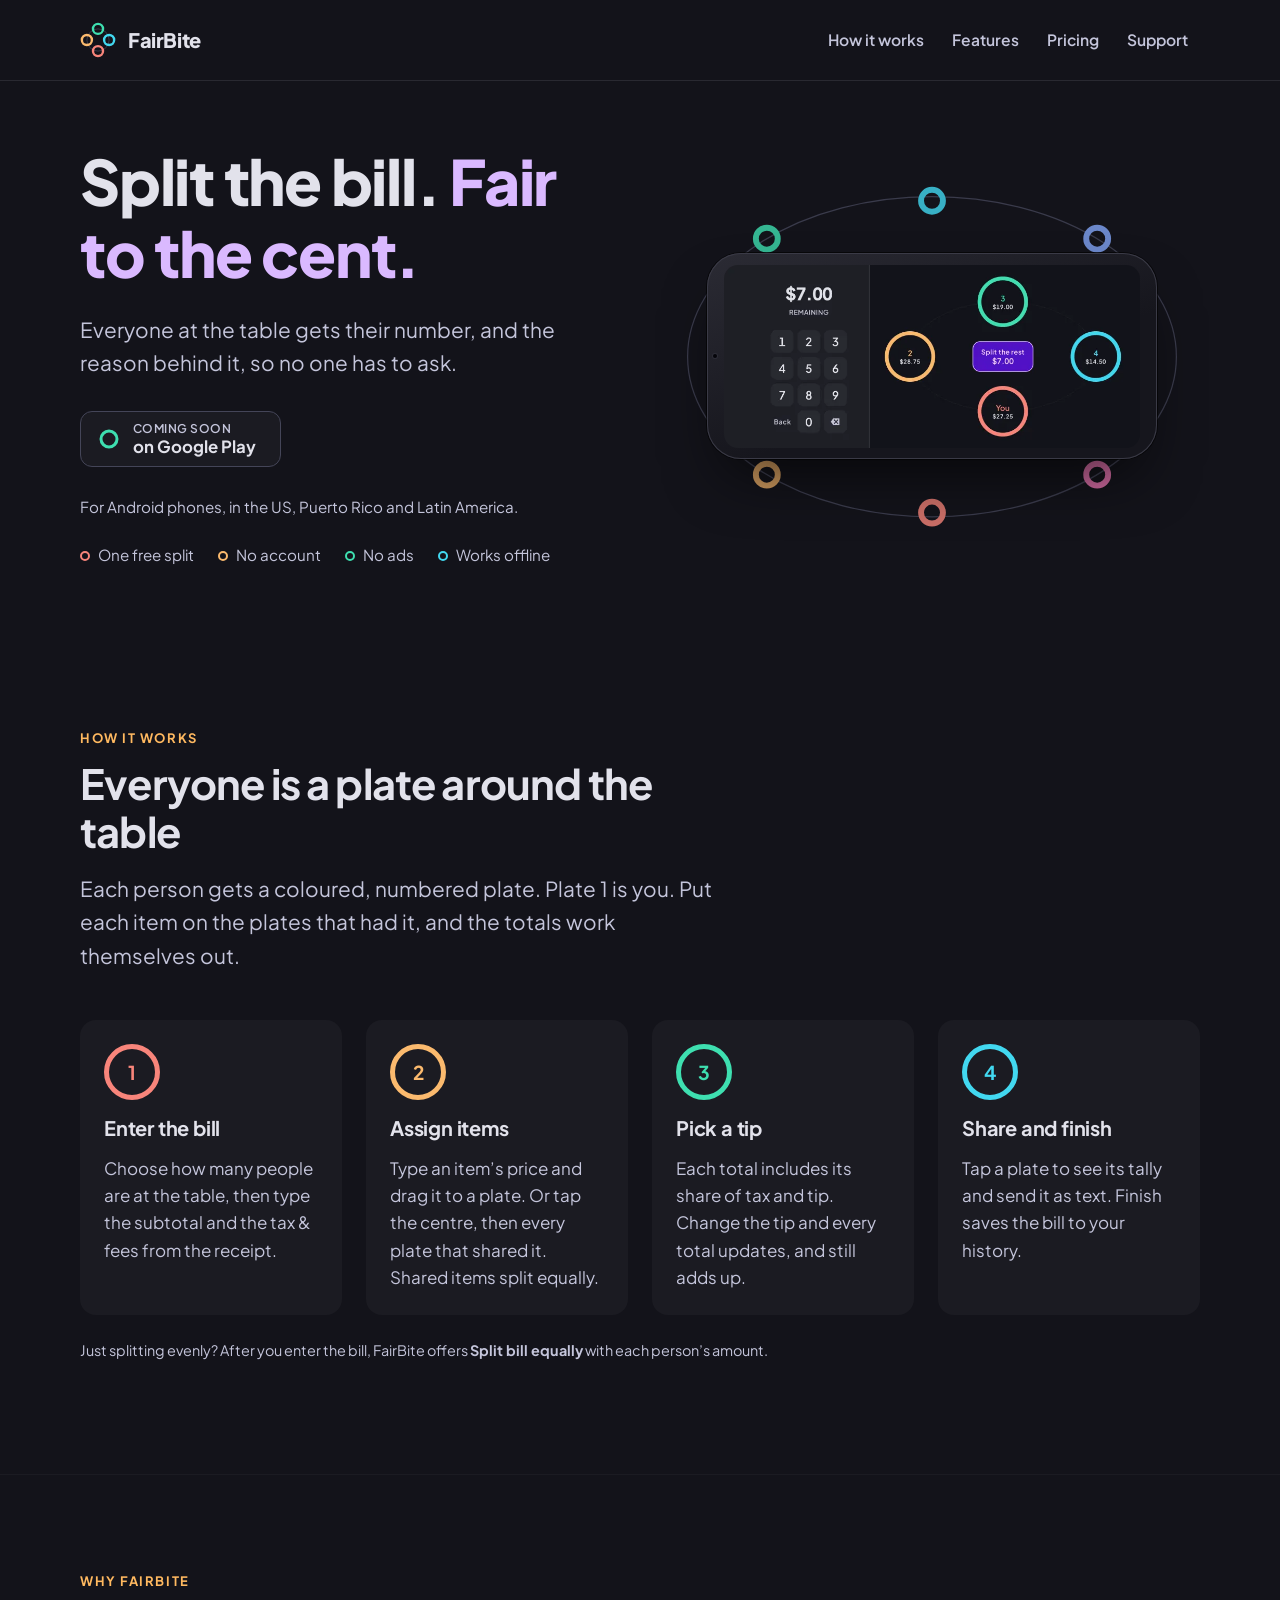
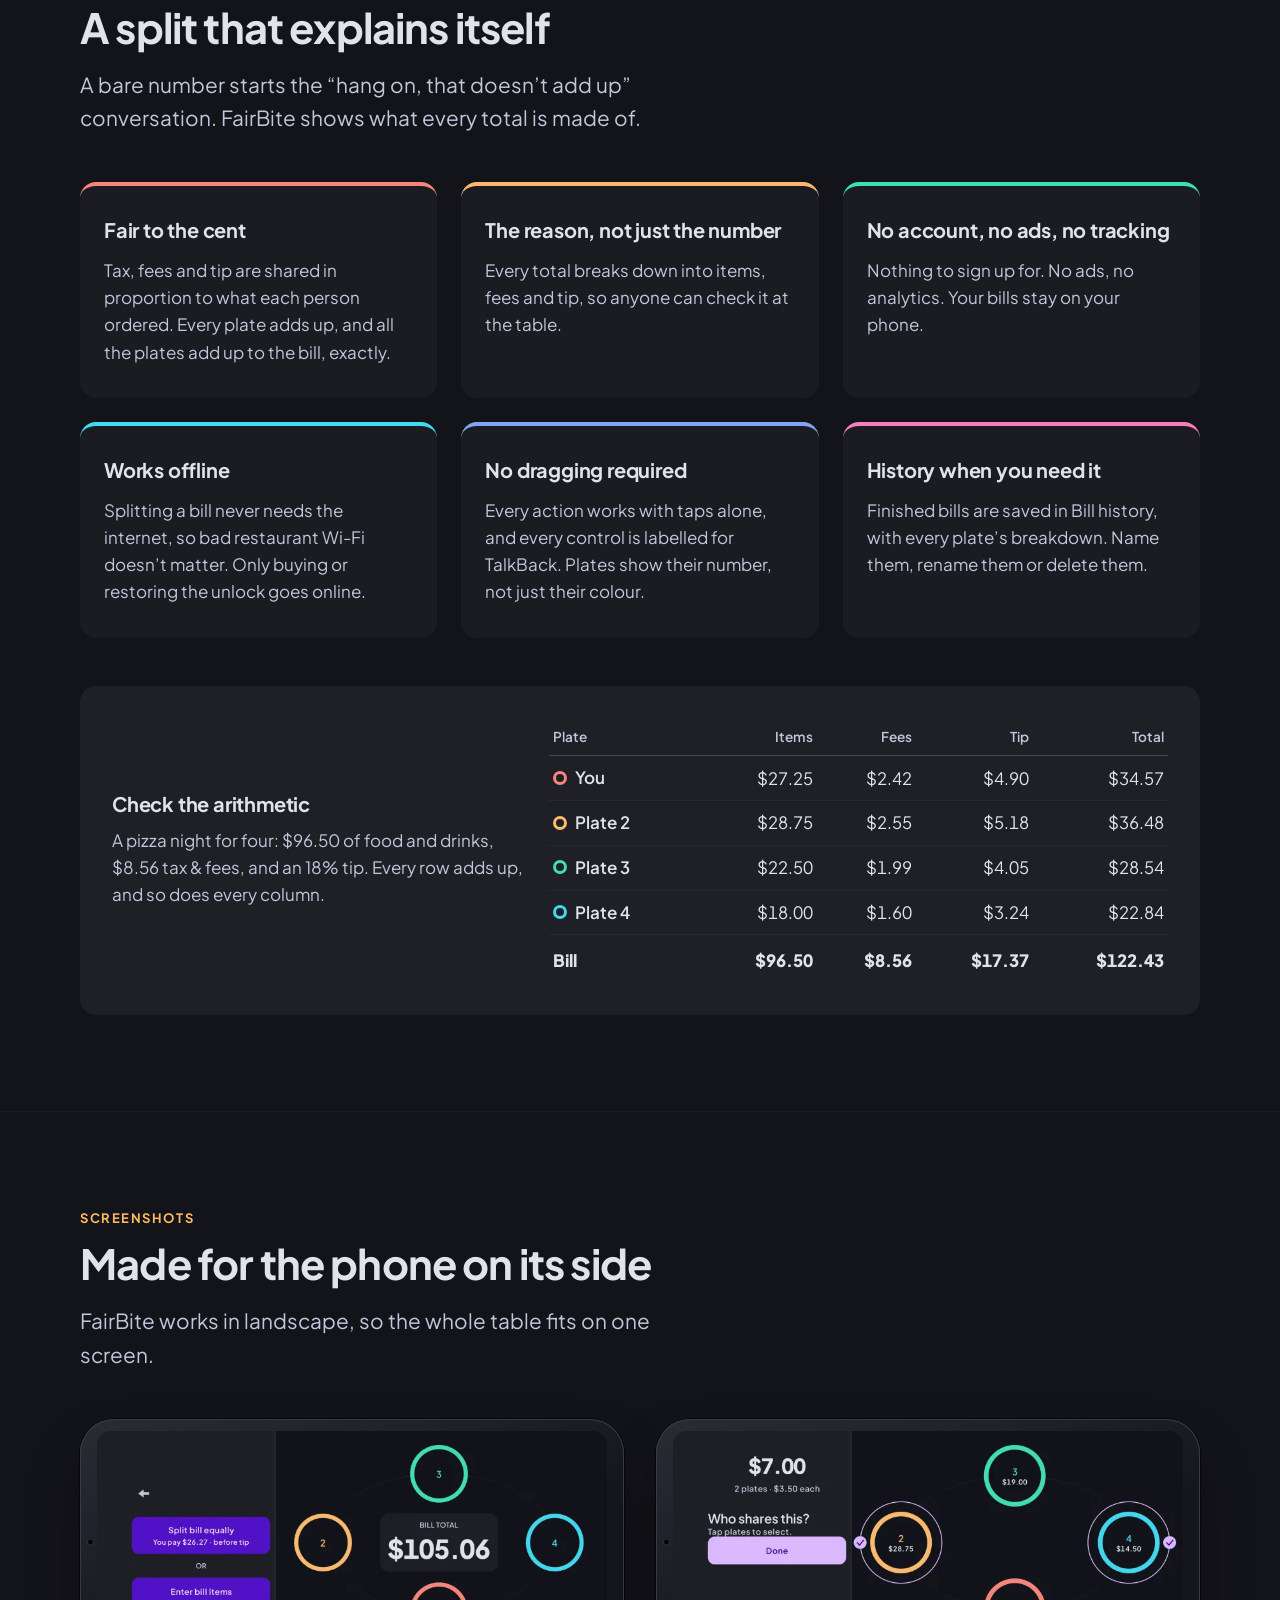
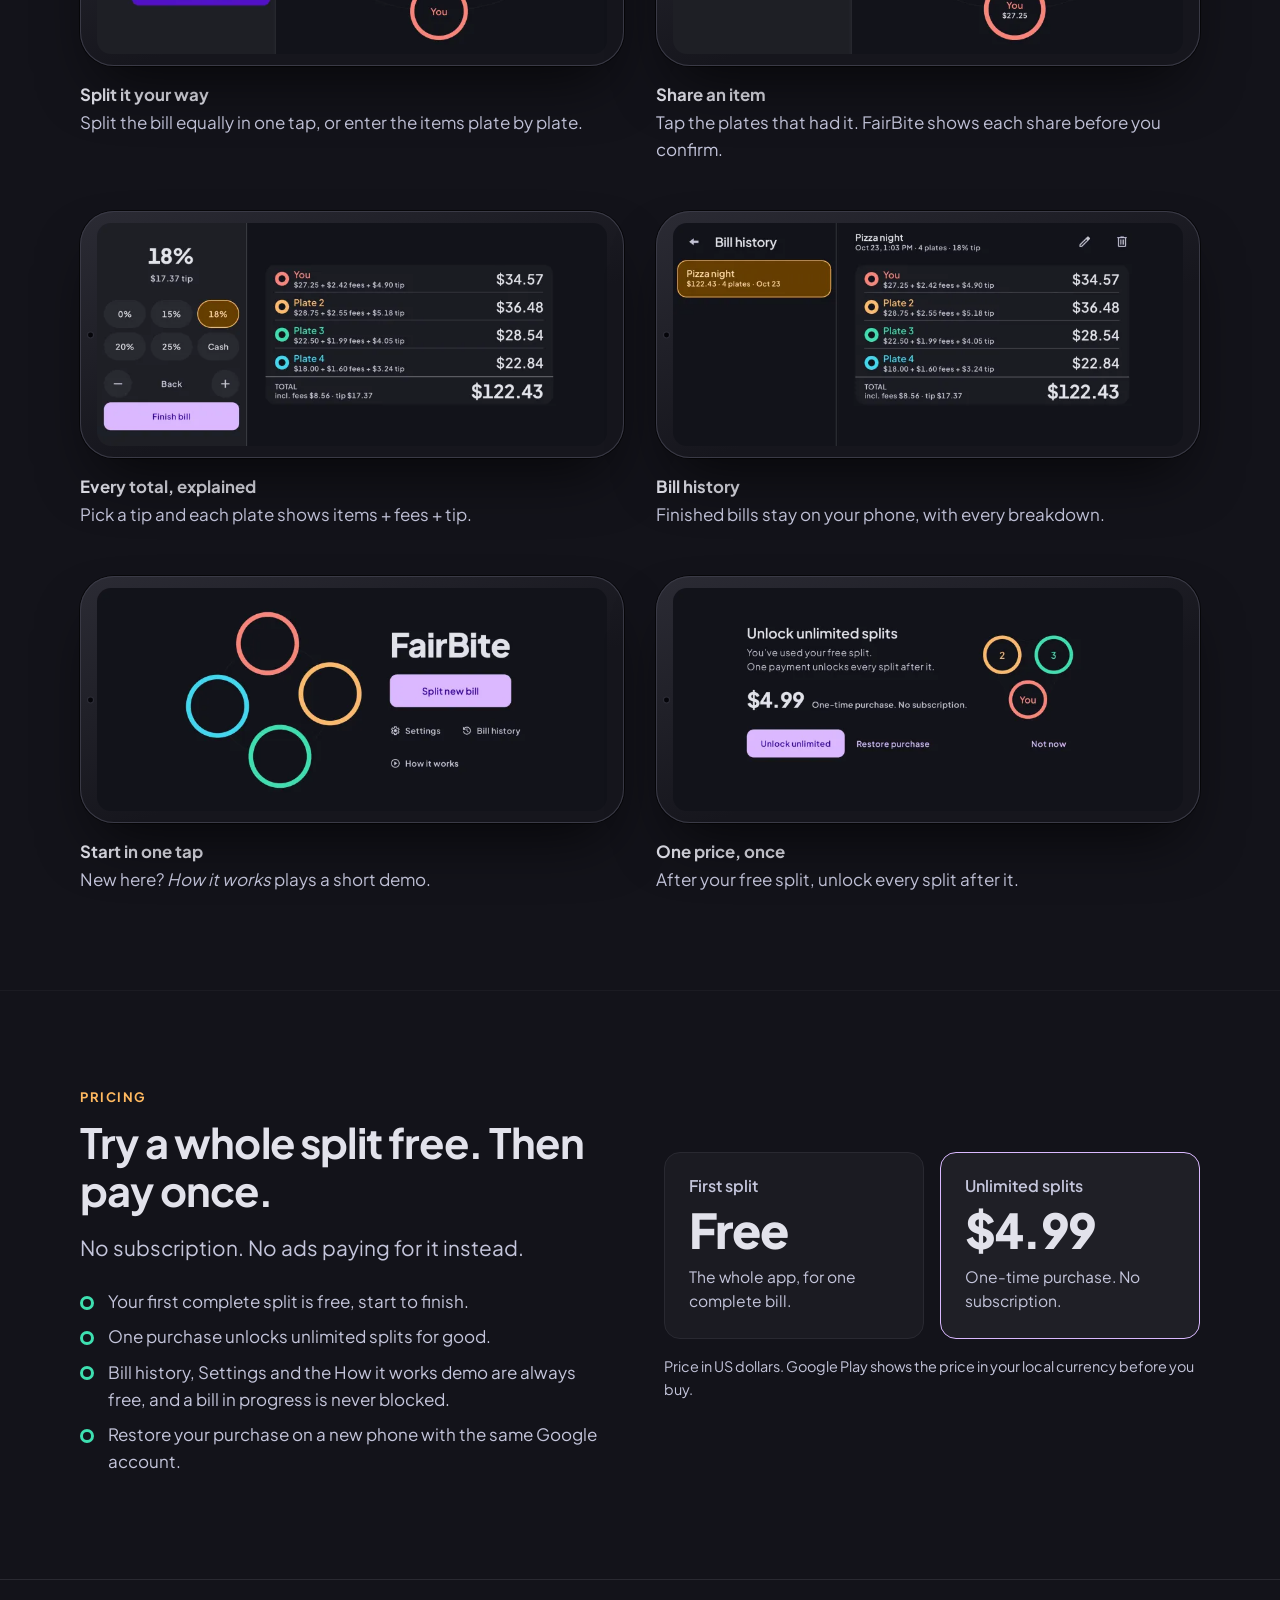
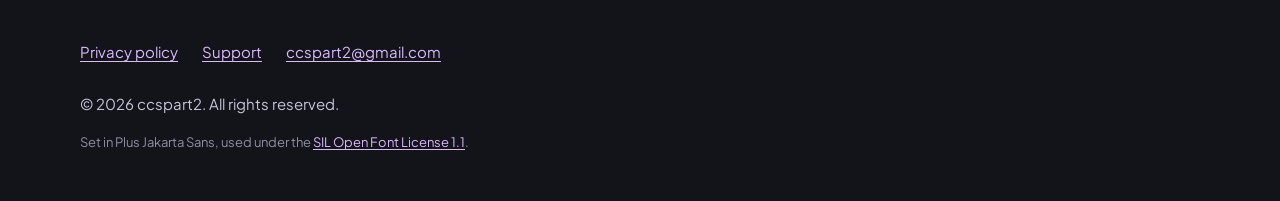
<file: index.html>
<!doctype html>
<html lang="en">
<head>
  <meta charset="utf-8">
  <meta name="viewport" content="width=device-width, initial-scale=1">
  <title>FairBite — split the bill, fair to the cent</title>
  <meta name="description" content="FairBite is an Android app that splits a restaurant bill fairly. Put each item on the right plates, and everyone gets their total, with tax and tip, adding up exactly to the cent. No account, no ads, works offline.">
  <meta name="theme-color" content="#13131A">
  <meta name="color-scheme" content="dark">
  <!-- SITE URL: absolute URLs below use the base https://ccspart2.github.io/fairbite-site/ — see README to change it. -->
  <link rel="canonical" href="https://ccspart2.github.io/fairbite-site/">
  <link rel="icon" href="favicon.svg" type="image/svg+xml">
  <link rel="icon" href="assets/img/favicon-32.png" sizes="32x32" type="image/png">
  <link rel="apple-touch-icon" href="assets/img/apple-touch-icon.png">
  <link rel="preload" href="fonts/plus-jakarta-sans.woff2" as="font" type="font/woff2" crossorigin>
  <link rel="stylesheet" href="assets/css/site.css">

  <meta property="og:type" content="website">
  <meta property="og:site_name" content="FairBite">
  <meta property="og:title" content="FairBite — split the bill, fair to the cent">
  <meta property="og:description" content="Put each item on the right plates. Everyone gets their total, with tax and tip, adding up exactly to the cent. No account, no ads, works offline.">
  <meta property="og:url" content="https://ccspart2.github.io/fairbite-site/">
  <meta property="og:image" content="https://ccspart2.github.io/fairbite-site/assets/img/og-image.png">
  <meta property="og:image:width" content="1200">
  <meta property="og:image:height" content="630">
  <meta property="og:image:alt" content="FairBite: four coloured plate rings around a table, with the words Split the bill, fair to the cent.">
  <meta property="og:locale" content="en_US">
  <meta name="twitter:card" content="summary_large_image">
  <meta name="twitter:title" content="FairBite — split the bill, fair to the cent">
  <meta name="twitter:description" content="Put each item on the right plates. Everyone gets their total, with tax and tip, adding up exactly to the cent.">
  <meta name="twitter:image" content="https://ccspart2.github.io/fairbite-site/assets/img/og-image.png">
  <meta name="twitter:image:alt" content="FairBite: four coloured plate rings around a table, with the words Split the bill, fair to the cent.">
</head>
<body>
  <a class="skip-link" href="#main">Skip to content</a>

  <header class="site-header">
    <div class="wrap">
      <a class="brand" href="./" aria-current="page">
        <img src="assets/img/logo.svg" alt="" width="36" height="36">
        FairBite
      </a>
      <nav class="site-nav" aria-label="Main">
        <ul>
          <li><a href="#how-it-works">How it works</a></li>
          <li><a href="#features">Features</a></li>
          <li><a href="#pricing">Pricing</a></li>
          <li><a href="support/">Support</a></li>
        </ul>
      </nav>
    </div>
  </header>

  <main id="main">

    <!-- ===== Hero ===== -->
    <section class="hero" aria-labelledby="hero-title">
      <div class="wrap hero-grid">
        <div>
          <h1 id="hero-title">Split the bill. <span class="accent">Fair to the cent.</span></h1>
          <p class="lead">Everyone at the table gets their number, and the reason behind it, so no one has to ask.</p>

          <div class="store" id="get">
            <!--
              ============================================================
              GOOGLE PLAY BADGE — the one place to switch on at launch.
              1. Delete the "coming soon" <p> element just below.
              2. Uncomment the <a class="store-badge"> block underneath it.
              3. Put the official badge file at assets/img/google-play-badge.png
                 (download it from Google's badge generator; do not redraw it).
              4. In the footer of every page, uncomment the Google Play
                 trademark line.
              See README.md → "Switching the Google Play badge on".
              ============================================================
            -->
            <p class="coming-soon" role="note">
              <svg viewBox="0 0 24 24" aria-hidden="true"><circle cx="12" cy="12" r="8" fill="none" stroke="#3EDFB0" stroke-width="3"/></svg>
              <span>
                <span class="small">Coming soon</span>
                <span class="big">on Google Play</span>
              </span>
            </p>
            <!--
            <a class="store-badge" href="https://play.google.com/store/apps/details?id=com.fairbite.app">
              <img src="assets/img/google-play-badge.png" alt="Get it on Google Play" width="215" height="64">
            </a>
            -->
            <p class="store-note">For Android phones, in the US, Puerto Rico and Latin America.</p>
          </div>

          <ul class="hero-facts">
            <li>One free split</li>
            <li>No account</li>
            <li>No ads</li>
            <li>Works offline</li>
          </ul>
        </div>

        <div class="hero-visual">
          <div class="hero-rings" aria-hidden="true">
            <svg viewBox="-12 -12 624 424" preserveAspectRatio="xMidYMid meet" overflow="visible">
              <g fill="none" stroke-width="7">
                <ellipse cx="300" cy="200" rx="290" ry="190" stroke="#444558" stroke-width="1.5"/>
                <circle cx="300" cy="385" r="13" stroke="#F8857B"/>
                <circle cx="104" cy="340" r="13" stroke="#FBBA6E"/>
                <circle cx="104" cy="60" r="13" stroke="#3EDFB0"/>
                <circle cx="300" cy="15" r="13" stroke="#42D8F0"/>
                <circle cx="496" cy="60" r="13" stroke="#81A4F6"/>
                <circle cx="496" cy="340" r="13" stroke="#F77DBC"/>
              </g>
            </svg>
          </div>
          <div class="device">
            <img src="assets/screenshots/canvas-800.webp"
                 srcset="assets/screenshots/canvas-800.webp 800w, assets/screenshots/canvas.webp 1600w"
                 sizes="(min-width: 900px) 600px, 92vw"
                 width="1600" height="701"
                 alt="FairBite's canvas in landscape: four coloured plates around a table, labelled You, 2, 3 and 4 with their running totals, and $7.00 remaining with a Split the rest button in the centre.">
          </div>
        </div>
      </div>
    </section>

    <!-- ===== How it works ===== -->
    <section class="section" id="how-it-works" aria-labelledby="how-title">
      <div class="wrap">
        <div class="section-intro">
          <span class="eyebrow">How it works</span>
          <h2 id="how-title">Everyone is a plate around the table</h2>
          <p class="lead">Each person gets a coloured, numbered plate. Plate 1 is you. Put each item on the plates that had it, and the totals work themselves out.</p>
        </div>
        <ol class="steps">
          <li class="step">
            <span class="ring" aria-hidden="true">1</span>
            <h3>Enter the bill</h3>
            <p>Choose how many people are at the table, then type the subtotal and the tax &amp; fees from the receipt.</p>
          </li>
          <li class="step">
            <span class="ring" aria-hidden="true">2</span>
            <h3>Assign items</h3>
            <p>Type an item’s price and drag it to a plate. Or tap the centre, then every plate that shared it. Shared items split equally.</p>
          </li>
          <li class="step">
            <span class="ring" aria-hidden="true">3</span>
            <h3>Pick a tip</h3>
            <p>Each total includes its share of tax and tip. Change the tip and every total updates, and still adds up.</p>
          </li>
          <li class="step">
            <span class="ring" aria-hidden="true">4</span>
            <h3>Share and finish</h3>
            <p>Tap a plate to see its tally and send it as text. Finish saves the bill to your history.</p>
          </li>
        </ol>
        <p class="fine">Just splitting evenly? After you enter the bill, FairBite offers <strong>Split bill equally</strong> with each person’s amount.</p>
      </div>
    </section>

    <!-- ===== Features ===== -->
    <section class="section" id="features" aria-labelledby="features-title">
      <div class="wrap">
        <div class="section-intro">
          <span class="eyebrow">Why FairBite</span>
          <h2 id="features-title">A split that explains itself</h2>
          <p class="lead">A bare number starts the “hang on, that doesn’t add up” conversation. FairBite shows what every total is made of.</p>
        </div>
        <div class="features">
          <article class="feature">
            <h3>Fair to the cent</h3>
            <p>Tax, fees and tip are shared in proportion to what each person ordered. Every plate adds up, and all the plates add up to the bill, exactly.</p>
          </article>
          <article class="feature">
            <h3>The reason, not just the number</h3>
            <p>Every total breaks down into items, fees and tip, so anyone can check it at the table.</p>
          </article>
          <article class="feature">
            <h3>No account, no ads, no tracking</h3>
            <p>Nothing to sign up for. No ads, no analytics. Your bills stay on your phone.</p>
          </article>
          <article class="feature">
            <h3>Works offline</h3>
            <p>Splitting a bill never needs the internet, so bad restaurant Wi-Fi doesn’t matter. Only buying or restoring the unlock goes online.</p>
          </article>
          <article class="feature">
            <h3>No dragging required</h3>
            <p>Every action works with taps alone, and every control is labelled for TalkBack. Plates show their number, not just their colour.</p>
          </article>
          <article class="feature">
            <h3>History when you need it</h3>
            <p>Finished bills are saved in Bill history, with every plate’s breakdown. Name them, rename them or delete them.</p>
          </article>
        </div>

        <div class="tally">
          <div>
            <h3>Check the arithmetic</h3>
            <p>A pizza night for four: $96.50 of food and drinks, $8.56 tax &amp; fees, and an 18% tip. Every row adds up, and so does every column.</p>
          </div>
          <div class="table-scroll">
            <table>
              <caption class="visually-hidden">Example split for four plates</caption>
              <thead>
                <tr><th scope="col">Plate</th><th scope="col">Items</th><th scope="col">Fees</th><th scope="col">Tip</th><th scope="col">Total</th></tr>
              </thead>
              <tbody>
                <tr><td><span class="who p1">You</span></td><td>$27.25</td><td>$2.42</td><td>$4.90</td><td>$34.57</td></tr>
                <tr><td><span class="who p2">Plate 2</span></td><td>$28.75</td><td>$2.55</td><td>$5.18</td><td>$36.48</td></tr>
                <tr><td><span class="who p3">Plate 3</span></td><td>$22.50</td><td>$1.99</td><td>$4.05</td><td>$28.54</td></tr>
                <tr><td><span class="who p4">Plate 4</span></td><td>$18.00</td><td>$1.60</td><td>$3.24</td><td>$22.84</td></tr>
              </tbody>
              <tfoot>
                <tr><td>Bill</td><td>$96.50</td><td>$8.56</td><td>$17.37</td><td>$122.43</td></tr>
              </tfoot>
            </table>
          </div>
        </div>
      </div>
    </section>

    <!-- ===== Screenshots ===== -->
    <section class="section" id="screenshots" aria-labelledby="shots-title">
      <div class="wrap">
        <div class="section-intro">
          <span class="eyebrow">Screenshots</span>
          <h2 id="shots-title">Made for the phone on its side</h2>
          <p class="lead">FairBite works in landscape, so the whole table fits on one screen.</p>
        </div>
        <ul class="shots">
          <li>
            <figure>
              <div class="device">
                <img src="assets/screenshots/setup-800.webp"
                     srcset="assets/screenshots/setup-800.webp 800w, assets/screenshots/setup.webp 1600w"
                     sizes="(min-width: 760px) 540px, 92vw" width="1600" height="701" loading="lazy"
                     alt="Bill setup: a $105.06 bill total in the centre of four plates, with the choice to split the bill equally at $26.27 each before tip, or enter bill items.">
              </div>
              <figcaption><strong>Split it your way</strong>Split the bill equally in one tap, or enter the items plate by plate.</figcaption>
            </figure>
          </li>
          <li>
            <figure>
              <div class="device">
                <img src="assets/screenshots/canvas-share-800.webp"
                     srcset="assets/screenshots/canvas-share-800.webp 800w, assets/screenshots/canvas-share.webp 1600w"
                     sizes="(min-width: 760px) 540px, 92vw" width="1600" height="701" loading="lazy"
                     alt="Assigning a shared item: $7.00 is selected for plates 2 and 4, shown as 2 plates, $3.50 each, under the prompt Who shares this?">
              </div>
              <figcaption><strong>Share an item</strong>Tap the plates that had it. FairBite shows each share before you confirm.</figcaption>
            </figure>
          </li>
          <li>
            <figure>
              <div class="device">
                <img src="assets/screenshots/summary-800.webp"
                     srcset="assets/screenshots/summary-800.webp 800w, assets/screenshots/summary.webp 1600w"
                     sizes="(min-width: 760px) 540px, 92vw" width="1600" height="701" loading="lazy"
                     alt="Summary with an 18% tip: each plate's total with its items, fees and tip, adding up to a $122.43 bill total.">
              </div>
              <figcaption><strong>Every total, explained</strong>Pick a tip and each plate shows items + fees + tip.</figcaption>
            </figure>
          </li>
          <li>
            <figure>
              <div class="device">
                <img src="assets/screenshots/history-800.webp"
                     srcset="assets/screenshots/history-800.webp 800w, assets/screenshots/history.webp 1600w"
                     sizes="(min-width: 760px) 540px, 92vw" width="1600" height="701" loading="lazy"
                     alt="Bill history: a saved bill named Pizza night, $122.43 for 4 plates, with its full per-plate breakdown.">
              </div>
              <figcaption><strong>Bill history</strong>Finished bills stay on your phone, with every breakdown.</figcaption>
            </figure>
          </li>
          <li>
            <figure>
              <div class="device">
                <img src="assets/screenshots/home-800.webp"
                     srcset="assets/screenshots/home-800.webp 800w, assets/screenshots/home.webp 1600w"
                     sizes="(min-width: 760px) 540px, 92vw" width="1600" height="701" loading="lazy"
                     alt="FairBite's home screen: four coloured plate rings beside the FairBite name, a Split new bill button, and links to Settings, Bill history and How it works.">
              </div>
              <figcaption><strong>Start in one tap</strong>New here? <em>How it works</em> plays a short demo.</figcaption>
            </figure>
          </li>
          <li>
            <figure>
              <div class="device">
                <img src="assets/screenshots/paywall-800.webp"
                     srcset="assets/screenshots/paywall-800.webp 800w, assets/screenshots/paywall.webp 1600w"
                     sizes="(min-width: 760px) 540px, 92vw" width="1600" height="701" loading="lazy"
                     alt="The unlock screen: Unlock unlimited splits, $4.99, one-time purchase, no subscription, with buttons to unlock, restore a purchase, or choose Not now.">
              </div>
              <figcaption><strong>One price, once</strong>After your free split, unlock every split after it.</figcaption>
            </figure>
          </li>
        </ul>
      </div>
    </section>

    <!-- ===== Pricing ===== -->
    <section class="section" id="pricing" aria-labelledby="pricing-title">
      <div class="wrap pricing-grid">
        <div>
          <span class="eyebrow">Pricing</span>
          <h2 id="pricing-title">Try a whole split free. Then pay once.</h2>
          <p class="lead">No subscription. No ads paying for it instead.</p>
          <ul class="checklist">
            <li>Your first complete split is free, start to finish.</li>
            <li>One purchase unlocks unlimited splits for good.</li>
            <li>Bill history, Settings and the How it works demo are always free, and a bill in progress is never blocked.</li>
            <li>Restore your purchase on a new phone with the same Google account.</li>
          </ul>
        </div>
        <div class="plans">
          <div class="plan">
            <h3>First split</h3>
            <span class="price">Free</span>
            <p>The whole app, for one complete bill.</p>
          </div>
          <div class="plan featured">
            <h3>Unlimited splits</h3>
            <span class="price">$4.99</span>
            <p>One-time purchase. No subscription.</p>
          </div>
          <p class="fine" style="grid-column: 1 / -1; margin-top: 0;">Price in US dollars. Google Play shows the price in your local currency before you buy.</p>
        </div>
      </div>
    </section>

  </main>

  <footer class="site-footer">
    <div class="wrap">
      <nav aria-label="Footer">
        <ul>
          <li><a href="privacy/">Privacy policy</a></li>
          <li><a href="support/">Support</a></li>
          <li><a href="mailto:ccspart2@gmail.com">ccspart2@gmail.com</a></li>
        </ul>
      </nav>
      <p>© 2026 ccspart2. All rights reserved.</p>
      <p class="legal">Set in Plus Jakarta Sans, used under the <a href="fonts/OFL.txt">SIL Open Font License 1.1</a>.</p>
      <!-- GOOGLE PLAY: uncomment when the badge is switched on.
      <p class="legal">Google Play and the Google Play logo are trademarks of Google LLC.</p>
      -->
    </div>
  </footer>
</body>
</html>
</file>
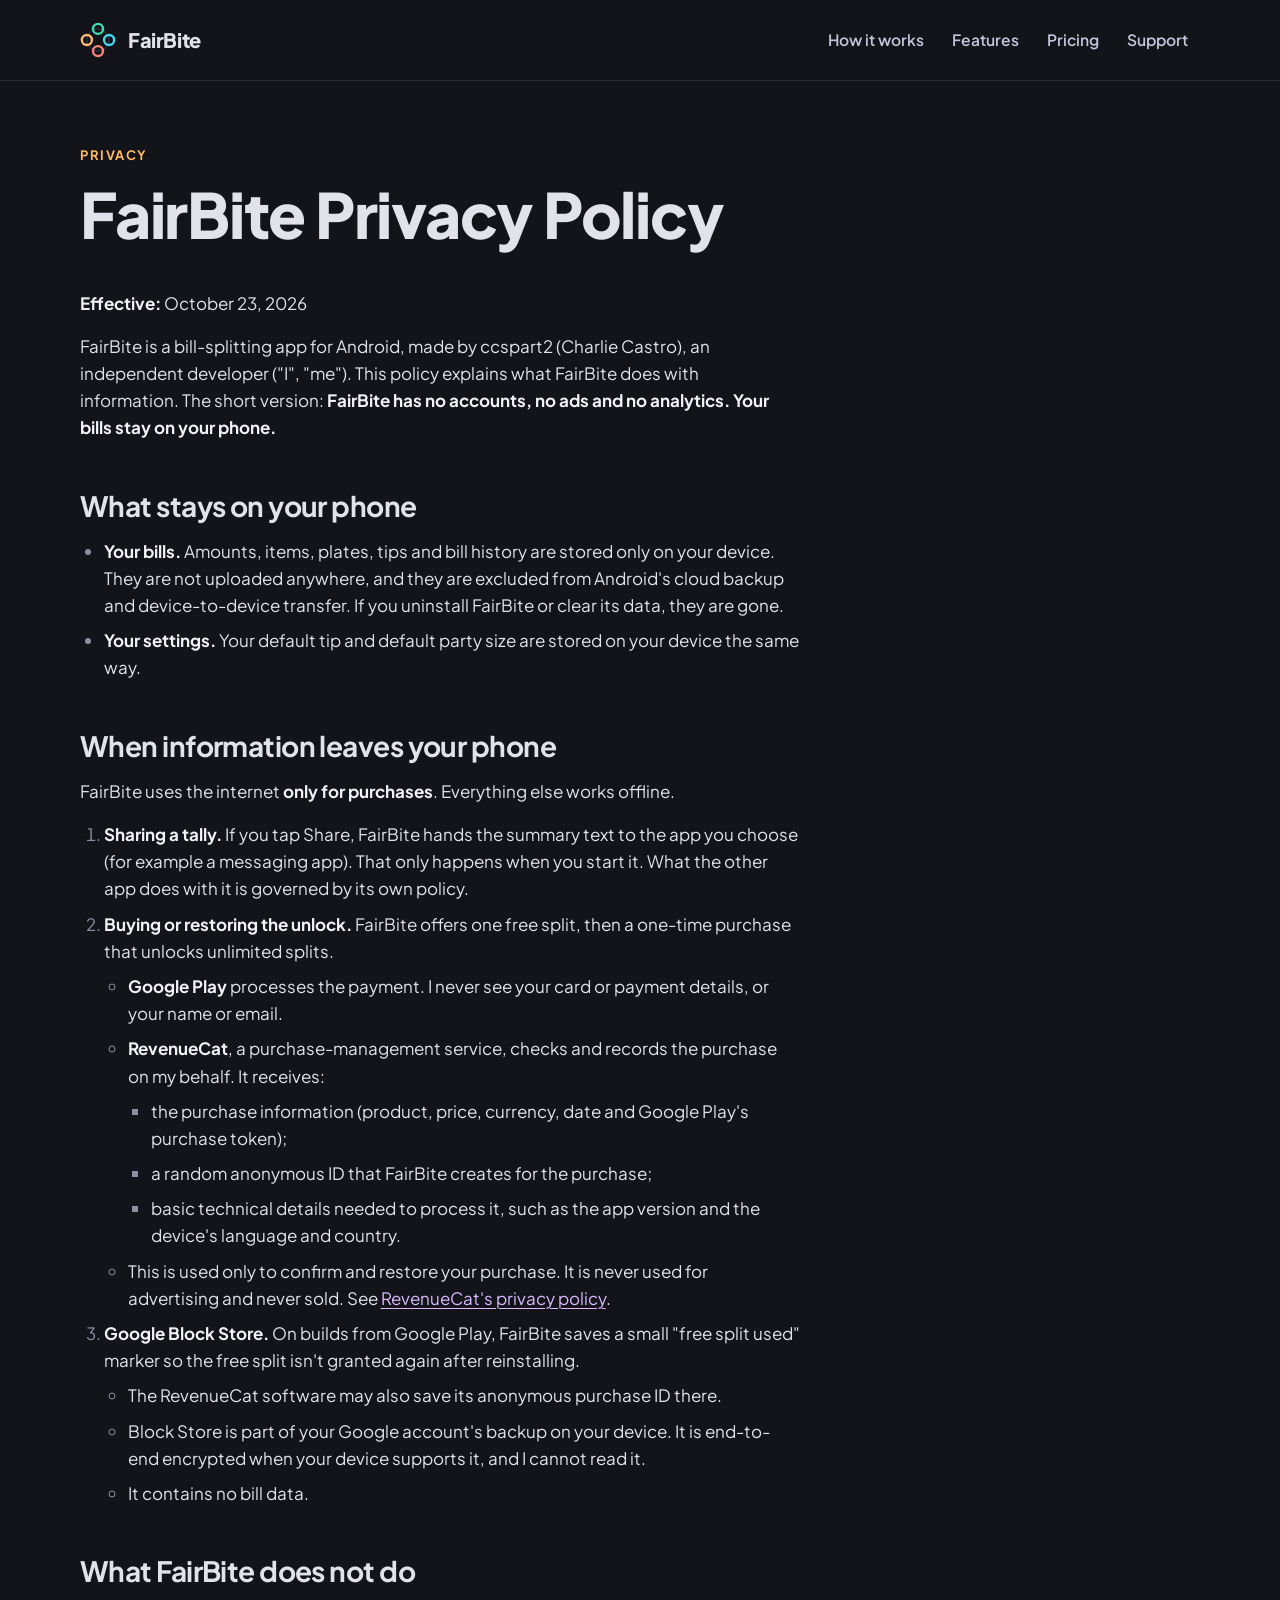
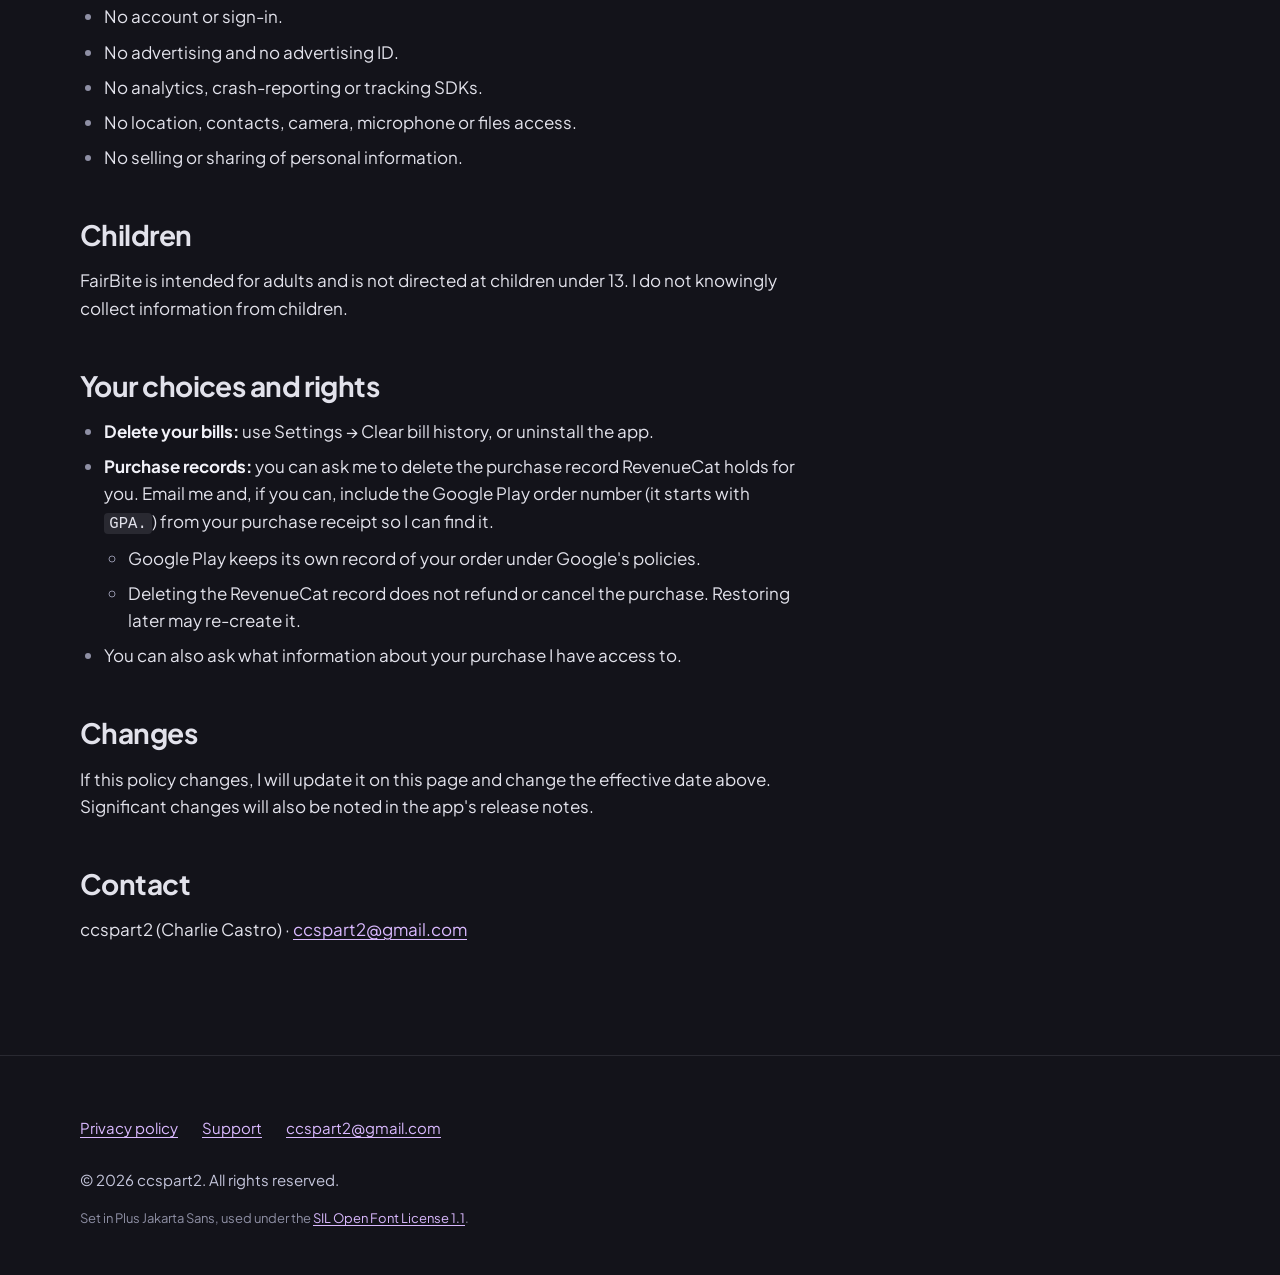
<file: privacy/index.html>
<!doctype html>
<html lang="en">
<head>
  <meta charset="utf-8">
  <meta name="viewport" content="width=device-width, initial-scale=1">
  <title>Privacy policy — FairBite</title>
  <meta name="description" content="FairBite has no accounts, no ads and no analytics. Your bills stay on your phone. How purchases through Google Play and RevenueCat are handled.">
  <meta name="theme-color" content="#13131A">
  <meta name="color-scheme" content="dark">
  <!-- SITE URL: absolute URLs below use the base https://ccspart2.github.io/fairbite-site/ — see README to change it. -->
  <link rel="canonical" href="https://ccspart2.github.io/fairbite-site/privacy/">
  <link rel="icon" href="../favicon.svg" type="image/svg+xml">
  <link rel="icon" href="../assets/img/favicon-32.png" sizes="32x32" type="image/png">
  <link rel="apple-touch-icon" href="../assets/img/apple-touch-icon.png">
  <link rel="preload" href="../fonts/plus-jakarta-sans.woff2" as="font" type="font/woff2" crossorigin>
  <link rel="stylesheet" href="../assets/css/site.css">

  <meta property="og:type" content="website">
  <meta property="og:site_name" content="FairBite">
  <meta property="og:title" content="Privacy policy — FairBite">
  <meta property="og:description" content="FairBite has no accounts, no ads and no analytics. Your bills stay on your phone. How purchases through Google Play and RevenueCat are handled.">
  <meta property="og:url" content="https://ccspart2.github.io/fairbite-site/privacy/">
  <meta property="og:image" content="https://ccspart2.github.io/fairbite-site/assets/img/og-image.png">
  <meta property="og:image:width" content="1200">
  <meta property="og:image:height" content="630">
  <meta property="og:image:alt" content="FairBite: four coloured plate rings around a table, with the words Split the bill, fair to the cent.">
  <meta property="og:locale" content="en_US">
  <meta name="twitter:card" content="summary_large_image">
  <meta name="twitter:title" content="Privacy policy — FairBite">
  <meta name="twitter:description" content="FairBite has no accounts, no ads and no analytics. Your bills stay on your phone. How purchases through Google Play and RevenueCat are handled.">
  <meta name="twitter:image" content="https://ccspart2.github.io/fairbite-site/assets/img/og-image.png">
</head>
<body>
  <a class="skip-link" href="#main">Skip to content</a>

  <header class="site-header">
    <div class="wrap">
      <a class="brand" href="../">
        <img src="../assets/img/logo.svg" alt="" width="36" height="36">
        FairBite
      </a>
      <nav class="site-nav" aria-label="Main">
        <ul>
          <li><a href="../#how-it-works">How it works</a></li>
          <li><a href="../#features">Features</a></li>
          <li><a href="../#pricing">Pricing</a></li>
          <li><a href="../support/">Support</a></li>
        </ul>
      </nav>
    </div>
  </header>

  <main id="main">
    <div class="wrap">
      <div class="page-head">
        <span class="eyebrow">Privacy</span>
        <h1>FairBite Privacy Policy</h1>
      </div>
      <article class="prose">
      <p><strong>Effective:</strong> October 23, 2026</p>
      <p>FairBite is a bill-splitting app for Android, made by ccspart2 (Charlie Castro), an independent developer ("I", "me").
      This policy explains what FairBite does with information. The short version: <strong>FairBite has no accounts, no
      ads and no analytics. Your bills stay on your phone.</strong></p>
      <h2>What stays on your phone</h2>
      <ul>
      <li><strong>Your bills.</strong> Amounts, items, plates, tips and bill history are stored only on your device. They are not
        uploaded anywhere, and they are excluded from Android's cloud backup and device-to-device transfer. If you
        uninstall FairBite or clear its data, they are gone.</li>
      <li><strong>Your settings.</strong> Your default tip and default party size are stored on your device the same way.</li>
      </ul>
      <h2>When information leaves your phone</h2>
      <p>FairBite uses the internet <strong>only for purchases</strong>. Everything else works offline.</p>
      <ol>
      <li><strong>Sharing a tally.</strong> If you tap Share, FairBite hands the summary text to the app you choose (for example
         a messaging app). That only happens when you start it. What the other app does with it is governed by its
         own policy.</li>
      <li><strong>Buying or restoring the unlock.</strong> FairBite offers one free split, then a one-time purchase that unlocks
         unlimited splits.<ul>
      <li><strong>Google Play</strong> processes the payment. I never see your card or payment details, or your name or email.</li>
      <li><strong>RevenueCat</strong>, a purchase-management service, checks and records the purchase on my behalf. It receives:<ul>
      <li>the purchase information (product, price, currency, date and Google Play's purchase token);</li>
      <li>a random anonymous ID that FairBite creates for the purchase;</li>
      <li>basic technical details needed to process it, such as the app version and the device's language and
         country.</li>
      </ul>
      </li>
      <li>This is used only to confirm and restore your purchase. It is never used for advertising and never sold.
         See <a href="https://www.revenuecat.com/privacy">RevenueCat's privacy policy</a>.</li>
      </ul>
      </li>
      <li><strong>Google Block Store.</strong> On builds from Google Play, FairBite saves a small "free split used" marker so the
         free split isn't granted again after reinstalling.<ul>
      <li>The RevenueCat software may also save its anonymous purchase ID there.</li>
      <li>Block Store is part of your Google account's backup on your device. It is end-to-end encrypted when your
         device supports it, and I cannot read it.</li>
      <li>It contains no bill data.</li>
      </ul>
      </li>
      </ol>
      <h2>What FairBite does not do</h2>
      <ul>
      <li>No account or sign-in.</li>
      <li>No advertising and no advertising ID.</li>
      <li>No analytics, crash-reporting or tracking SDKs.</li>
      <li>No location, contacts, camera, microphone or files access.</li>
      <li>No selling or sharing of personal information.</li>
      </ul>
      <h2>Children</h2>
      <p>FairBite is intended for adults and is not directed at children under 13. I do not knowingly collect
      information from children.</p>
      <h2>Your choices and rights</h2>
      <ul>
      <li><strong>Delete your bills:</strong> use Settings → Clear bill history, or uninstall the app.</li>
      <li><strong>Purchase records:</strong> you can ask me to delete the purchase record RevenueCat holds for you. Email me and,
        if you can, include the Google Play order number (it starts with <code>GPA.</code>) from your purchase receipt so I can
        find it.<ul>
      <li>Google Play keeps its own record of your order under Google's policies.</li>
      <li>Deleting the RevenueCat record does not refund or cancel the purchase. Restoring later may re-create it.</li>
      </ul>
      </li>
      <li>You can also ask what information about your purchase I have access to.</li>
      </ul>
      <h2>Changes</h2>
      <p>If this policy changes, I will update it on this page and change the effective date above. Significant
      changes will also be noted in the app's release notes.</p>
      <h2>Contact</h2>
      <p>ccspart2 (Charlie Castro) · <a href="mailto:ccspart2@gmail.com">ccspart2@gmail.com</a></p>
      </article>
    </div>
  </main>

  <footer class="site-footer">
    <div class="wrap">
      <nav aria-label="Footer">
        <ul>
          <li><a href="../privacy/" aria-current="page">Privacy policy</a></li>
          <li><a href="../support/">Support</a></li>
          <li><a href="mailto:ccspart2@gmail.com">ccspart2@gmail.com</a></li>
        </ul>
      </nav>
      <p>© 2026 ccspart2. All rights reserved.</p>
      <p class="legal">Set in Plus Jakarta Sans, used under the <a href="../fonts/OFL.txt">SIL Open Font License 1.1</a>.</p>
      <!-- GOOGLE PLAY: uncomment when the badge is switched on.
      <p class="legal">Google Play and the Google Play logo are trademarks of Google LLC.</p>
      -->
    </div>
  </footer>
</body>
</html>
</file>
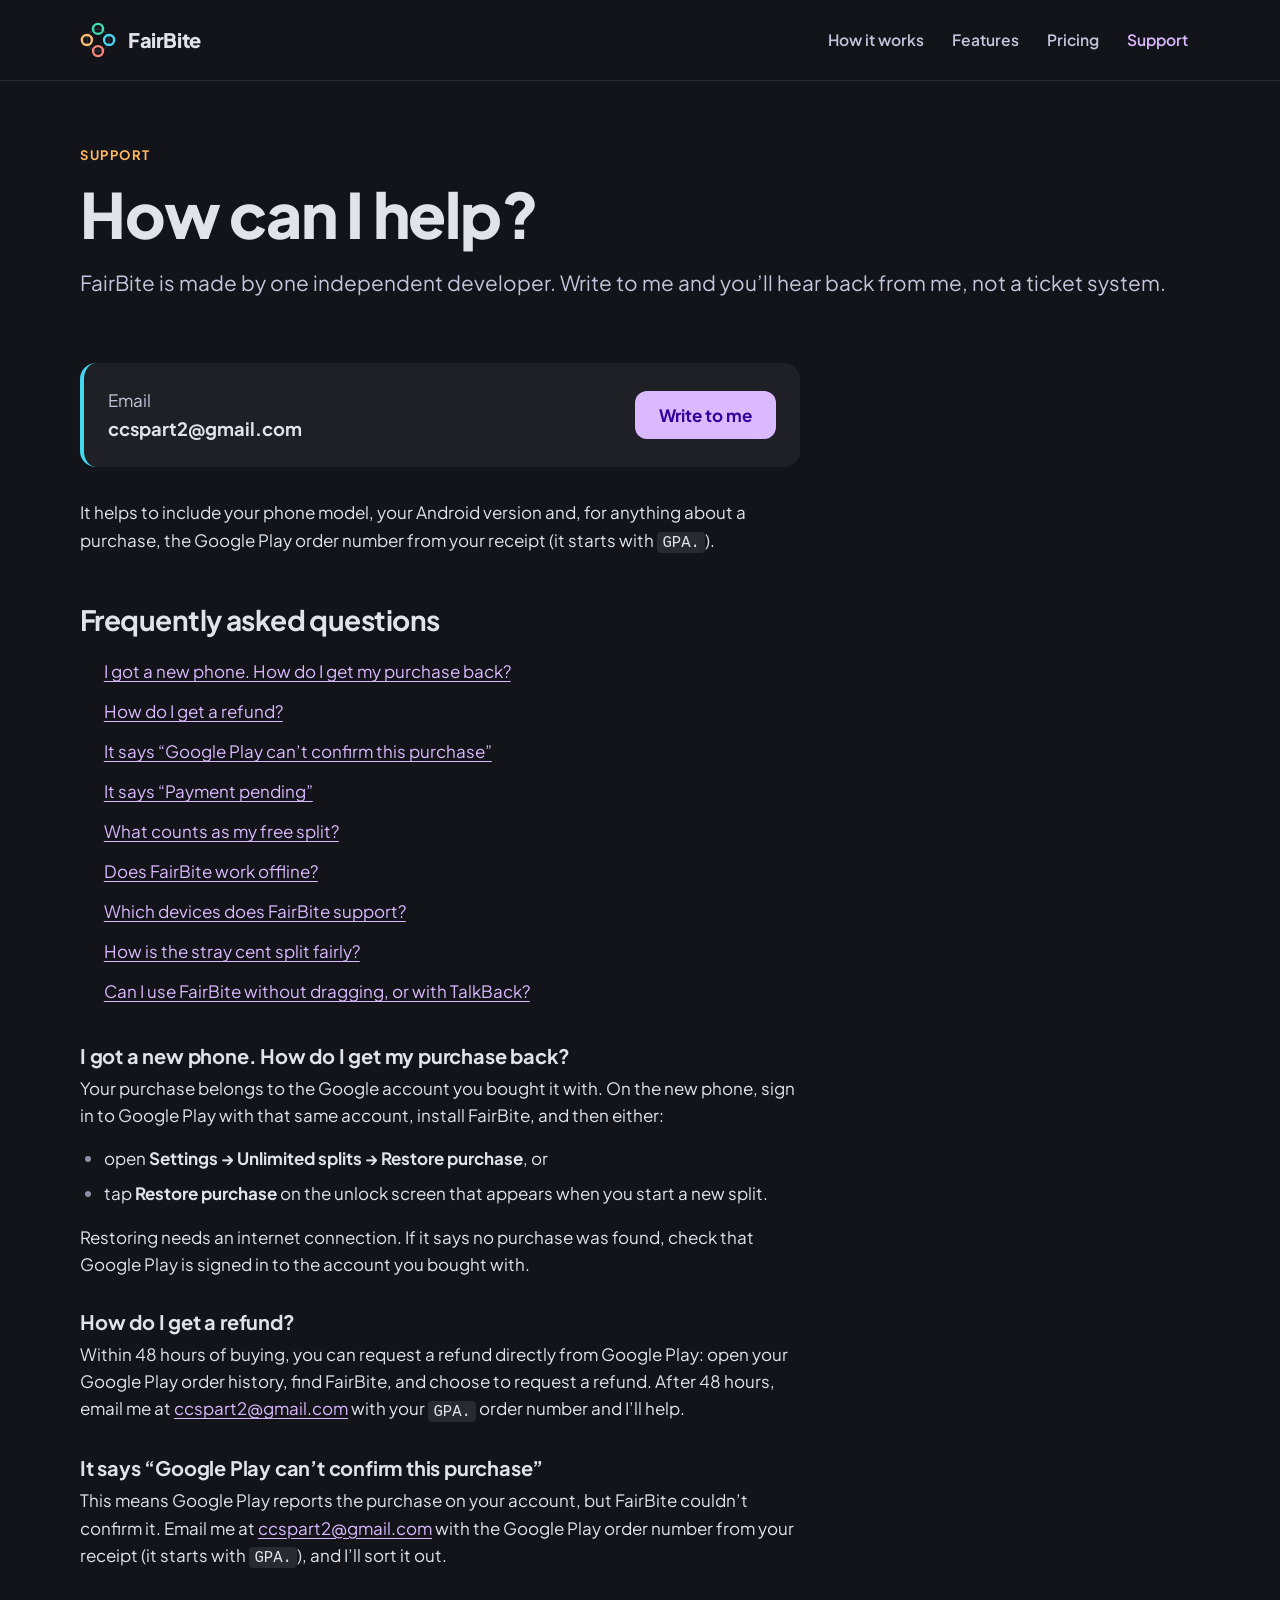
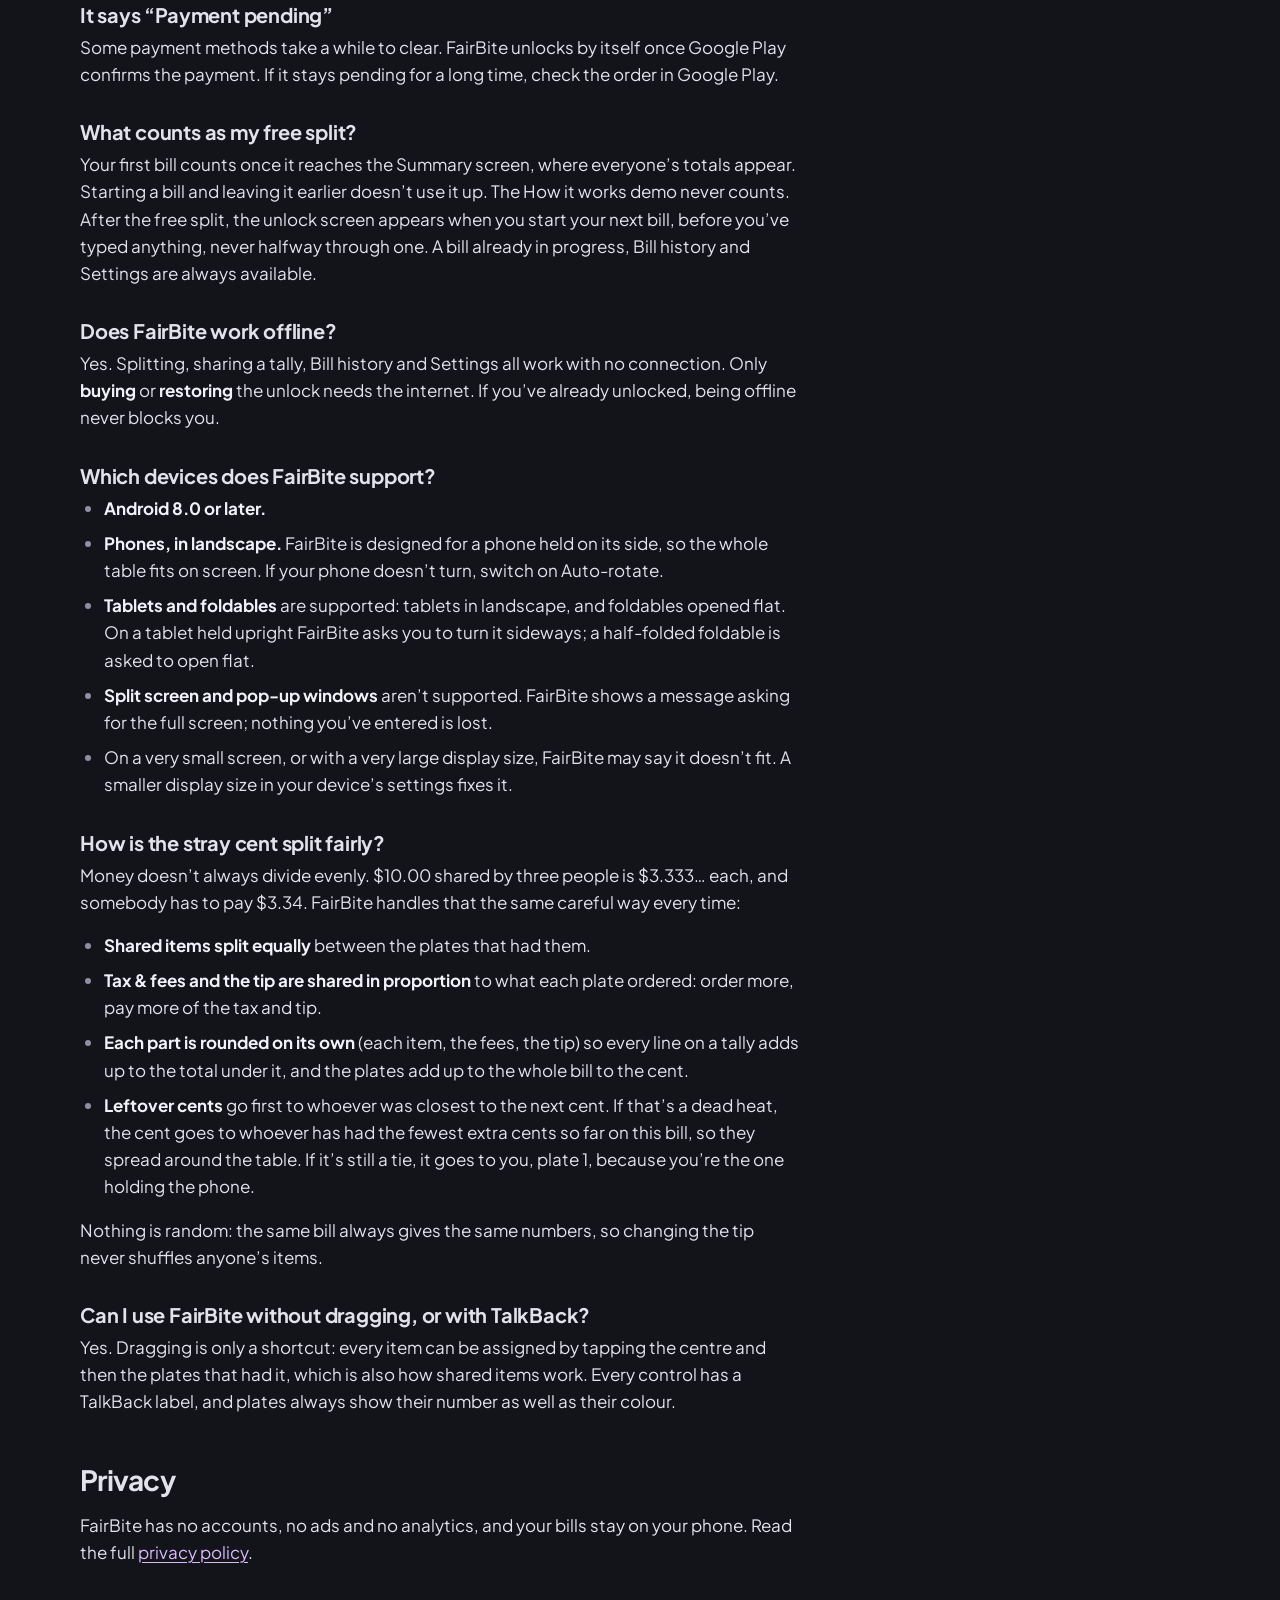
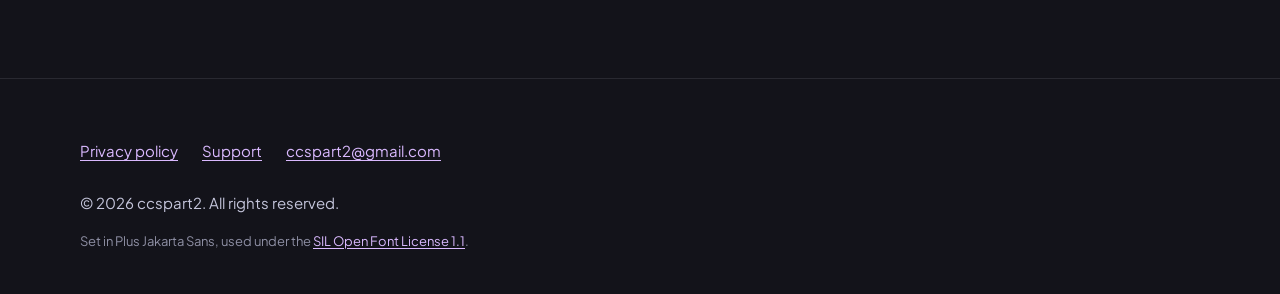
<file: support/index.html>
<!doctype html>
<html lang="en">
<head>
  <meta charset="utf-8">
  <meta name="viewport" content="width=device-width, initial-scale=1">
  <title>Support — FairBite</title>
  <meta name="description" content="Help with FairBite: restoring a purchase, refunds, supported devices, working offline, and how the stray cent is split. Contact ccspart2@gmail.com.">
  <meta name="theme-color" content="#13131A">
  <meta name="color-scheme" content="dark">
  <!-- SITE URL: absolute URLs below use the base https://ccspart2.github.io/fairbite-site/ — see README to change it. -->
  <link rel="canonical" href="https://ccspart2.github.io/fairbite-site/support/">
  <link rel="icon" href="../favicon.svg" type="image/svg+xml">
  <link rel="icon" href="../assets/img/favicon-32.png" sizes="32x32" type="image/png">
  <link rel="apple-touch-icon" href="../assets/img/apple-touch-icon.png">
  <link rel="preload" href="../fonts/plus-jakarta-sans.woff2" as="font" type="font/woff2" crossorigin>
  <link rel="stylesheet" href="../assets/css/site.css">

  <meta property="og:type" content="website">
  <meta property="og:site_name" content="FairBite">
  <meta property="og:title" content="Support — FairBite">
  <meta property="og:description" content="Help with FairBite: restoring a purchase, refunds, supported devices, working offline, and how the stray cent is split. Contact ccspart2@gmail.com.">
  <meta property="og:url" content="https://ccspart2.github.io/fairbite-site/support/">
  <meta property="og:image" content="https://ccspart2.github.io/fairbite-site/assets/img/og-image.png">
  <meta property="og:image:width" content="1200">
  <meta property="og:image:height" content="630">
  <meta property="og:image:alt" content="FairBite: four coloured plate rings around a table, with the words Split the bill, fair to the cent.">
  <meta property="og:locale" content="en_US">
  <meta name="twitter:card" content="summary_large_image">
  <meta name="twitter:title" content="Support — FairBite">
  <meta name="twitter:description" content="Help with FairBite: restoring a purchase, refunds, supported devices, working offline, and how the stray cent is split. Contact ccspart2@gmail.com.">
  <meta name="twitter:image" content="https://ccspart2.github.io/fairbite-site/assets/img/og-image.png">
</head>
<body>
  <a class="skip-link" href="#main">Skip to content</a>

  <header class="site-header">
    <div class="wrap">
      <a class="brand" href="../">
        <img src="../assets/img/logo.svg" alt="" width="36" height="36">
        FairBite
      </a>
      <nav class="site-nav" aria-label="Main">
        <ul>
          <li><a href="../#how-it-works">How it works</a></li>
          <li><a href="../#features">Features</a></li>
          <li><a href="../#pricing">Pricing</a></li>
          <li><a href="../support/" aria-current="page">Support</a></li>
        </ul>
      </nav>
    </div>
  </header>

  <main id="main">
    <div class="wrap">
      <div class="page-head">
        <span class="eyebrow">Support</span>
        <h1>How can I help?</h1>
        <p class="lead">FairBite is made by one independent developer. Write to me and you’ll hear back from me, not a ticket system.</p>
      </div>
      <article class="prose">
        <div class="contact-card">
          <div>
            <p>Email</p>
            <p class="addr">ccspart2@gmail.com</p>
          </div>
          <a class="button" href="mailto:ccspart2@gmail.com?subject=FairBite%20support">Write to me</a>
        </div>
        <p>It helps to include your phone model, your Android version and, for anything about a purchase, the Google Play order number from your receipt (it starts with <code>GPA.</code>).</p>

        <h2 id="faq">Frequently asked questions</h2>
        <ul class="faq-toc">
          <li><a href="#restore">I got a new phone. How do I get my purchase back?</a></li>
          <li><a href="#refund">How do I get a refund?</a></li>
          <li><a href="#cant-confirm">It says “Google Play can’t confirm this purchase”</a></li>
          <li><a href="#pending">It says “Payment pending”</a></li>
          <li><a href="#free-split">What counts as my free split?</a></li>
          <li><a href="#offline">Does FairBite work offline?</a></li>
          <li><a href="#devices">Which devices does FairBite support?</a></li>
          <li><a href="#cents">How is the stray cent split fairly?</a></li>
          <li><a href="#accessibility">Can I use FairBite without dragging, or with TalkBack?</a></li>
        </ul>

        <h3 id="restore">I got a new phone. How do I get my purchase back?</h3>
        <p>Your purchase belongs to the Google account you bought it with. On the new phone, sign in to Google Play with that same account, install FairBite, and then either:</p>
        <ul>
          <li>open <span class="path">Settings → Unlimited splits → Restore purchase</span>, or</li>
          <li>tap <span class="path">Restore purchase</span> on the unlock screen that appears when you start a new split.</li>
        </ul>
        <p>Restoring needs an internet connection. If it says no purchase was found, check that Google Play is signed in to the account you bought with.</p>

        <h3 id="refund">How do I get a refund?</h3>
        <p>Within 48 hours of buying, you can request a refund directly from Google Play: open your Google Play order history, find FairBite, and choose to request a refund. After 48 hours, email me at <a href="mailto:ccspart2@gmail.com">ccspart2@gmail.com</a> with your <code>GPA.</code> order number and I’ll help.</p>

        <h3 id="cant-confirm">It says “Google Play can’t confirm this purchase”</h3>
        <p>This means Google Play reports the purchase on your account, but FairBite couldn’t confirm it. Email me at <a href="mailto:ccspart2@gmail.com">ccspart2@gmail.com</a> with the Google Play order number from your receipt (it starts with <code>GPA.</code>), and I’ll sort it out.</p>

        <h3 id="pending">It says “Payment pending”</h3>
        <p>Some payment methods take a while to clear. FairBite unlocks by itself once Google Play confirms the payment. If it stays pending for a long time, check the order in Google Play.</p>

        <h3 id="free-split">What counts as my free split?</h3>
        <p>Your first bill counts once it reaches the Summary screen, where everyone’s totals appear. Starting a bill and leaving it earlier doesn’t use it up. The How it works demo never counts. After the free split, the unlock screen appears when you start your next bill, before you’ve typed anything, never halfway through one. A bill already in progress, Bill history and Settings are always available.</p>

        <h3 id="offline">Does FairBite work offline?</h3>
        <p>Yes. Splitting, sharing a tally, Bill history and Settings all work with no connection. Only <strong>buying</strong> or <strong>restoring</strong> the unlock needs the internet. If you’ve already unlocked, being offline never blocks you.</p>

        <h3 id="devices">Which devices does FairBite support?</h3>
        <ul>
          <li><strong>Android 8.0 or later.</strong></li>
          <li><strong>Phones, in landscape.</strong> FairBite is designed for a phone held on its side, so the whole table fits on screen. If your phone doesn’t turn, switch on Auto-rotate.</li>
          <li><strong>Tablets and foldables</strong> are supported: tablets in landscape, and foldables opened flat. On a tablet held upright FairBite asks you to turn it sideways; a half-folded foldable is asked to open flat.</li>
          <li><strong>Split screen and pop-up windows</strong> aren’t supported. FairBite shows a message asking for the full screen; nothing you’ve entered is lost.</li>
          <li>On a very small screen, or with a very large display size, FairBite may say it doesn’t fit. A smaller display size in your device’s settings fixes it.</li>
        </ul>

        <h3 id="cents">How is the stray cent split fairly?</h3>
        <p>Money doesn’t always divide evenly. $10.00 shared by three people is $3.333… each, and somebody has to pay $3.34. FairBite handles that the same careful way every time:</p>
        <ul>
          <li><strong>Shared items split equally</strong> between the plates that had them.</li>
          <li><strong>Tax &amp; fees and the tip are shared in proportion</strong> to what each plate ordered: order more, pay more of the tax and tip.</li>
          <li><strong>Each part is rounded on its own</strong> (each item, the fees, the tip) so every line on a tally adds up to the total under it, and the plates add up to the whole bill to the cent.</li>
          <li><strong>Leftover cents</strong> go first to whoever was closest to the next cent. If that’s a dead heat, the cent goes to whoever has had the fewest extra cents so far on this bill, so they spread around the table. If it’s still a tie, it goes to you, plate 1, because you’re the one holding the phone.</li>
        </ul>
        <p>Nothing is random: the same bill always gives the same numbers, so changing the tip never shuffles anyone’s items.</p>

        <h3 id="accessibility">Can I use FairBite without dragging, or with TalkBack?</h3>
        <p>Yes. Dragging is only a shortcut: every item can be assigned by tapping the centre and then the plates that had it, which is also how shared items work. Every control has a TalkBack label, and plates always show their number as well as their colour.</p>

        <h2 id="privacy">Privacy</h2>
        <p>FairBite has no accounts, no ads and no analytics, and your bills stay on your phone. Read the full <a href="../privacy/">privacy policy</a>.</p>
      </article>
    </div>
  </main>

  <footer class="site-footer">
    <div class="wrap">
      <nav aria-label="Footer">
        <ul>
          <li><a href="../privacy/">Privacy policy</a></li>
          <li><a href="../support/" aria-current="page">Support</a></li>
          <li><a href="mailto:ccspart2@gmail.com">ccspart2@gmail.com</a></li>
        </ul>
      </nav>
      <p>© 2026 ccspart2. All rights reserved.</p>
      <p class="legal">Set in Plus Jakarta Sans, used under the <a href="../fonts/OFL.txt">SIL Open Font License 1.1</a>.</p>
      <!-- GOOGLE PLAY: uncomment when the badge is switched on.
      <p class="legal">Google Play and the Google Play logo are trademarks of Google LLC.</p>
      -->
    </div>
  </footer>
</body>
</html>
</file>
<file: assets/css/site.css>
/*
  FairBite site — one stylesheet.
  Colours are the app's own dark scheme (FairBiteColorTokens). The app ships dark only,
  and so does the site: there is no light theme to switch to.
*/

@font-face {
  font-family: "Plus Jakarta Sans";
  src: url("../../fonts/plus-jakarta-sans.woff2") format("woff2");
  font-weight: 200 800;
  font-style: normal;
  font-display: swap;
}

:root {
  color-scheme: dark;

  /* Surfaces and ink */
  --surface: #13131A;
  --surface-lowest: #0D0D16;
  --surface-low: #1B1B22;
  --surface-container: #1F1F26;
  --surface-high: #292931;
  --surface-highest: #34343C;
  --on-surface: #E2E2EB;
  --on-surface-variant: #C4C5DB;
  --outline: #8E8FA4;
  --outline-variant: #444558;

  /* Brand roles */
  --primary: #DAB9FF;
  --on-primary: #34009B;
  --primary-container: #5111C6;
  --on-primary-container: #EDDCFF;
  --secondary: #FFB960;
  --tertiary: #FFB0CF;

  /* Plates — numbered clockwise from You (plate 1) */
  --plate-1: #F8857B;
  --plate-2: #FBBA6E;
  --plate-3: #3EDFB0;
  --plate-4: #42D8F0;
  --plate-5: #81A4F6;
  --plate-6: #F77DBC;

  /* Shape (M3 scale, as in the app) */
  --r-sm: 8px;
  --r-md: 12px;
  --r-lg: 16px;
  --r-xl: 28px;

  /* Spacing */
  --s-1: 4px;
  --s-2: 8px;
  --s-3: 12px;
  --s-4: 16px;
  --s-5: 24px;
  --s-6: 32px;
  --s-7: 48px;
  --s-8: 64px;
  --s-9: 96px;

  --content: 1120px;
  --gutter: clamp(16px, 4vw, 40px);
}

*,
*::before,
*::after { box-sizing: border-box; }

html {
  -webkit-text-size-adjust: 100%;
  text-size-adjust: 100%;
  scroll-behavior: smooth;
}

body {
  margin: 0;
  background: var(--surface);
  color: var(--on-surface);
  font-family: "Plus Jakarta Sans", system-ui, -apple-system, "Segoe UI", Roboto, sans-serif;
  font-size: 1.0625rem;
  line-height: 1.6;
  overflow-x: hidden;
}

img,
svg { display: block; max-width: 100%; height: auto; }

a {
  color: var(--primary);
  text-underline-offset: 0.18em;
  text-decoration-thickness: 1px;
}
a:hover { text-decoration-thickness: 2px; }

:focus-visible {
  outline: 3px solid var(--primary);
  outline-offset: 3px;
  border-radius: 4px;
}

h1, h2, h3 {
  line-height: 1.15;
  letter-spacing: -0.02em;
  margin: 0 0 var(--s-4);
  font-weight: 700;
}
h1 { font-size: clamp(2.3rem, 6vw, 3.9rem); font-weight: 800; }
h2 { font-size: clamp(1.75rem, 4vw, 2.6rem); }
h3 { font-size: 1.25rem; letter-spacing: -0.01em; }
p { margin: 0 0 var(--s-4); }

.num { font-variant-numeric: tabular-nums; }

.visually-hidden {
  position: absolute !important;
  width: 1px; height: 1px;
  overflow: hidden;
  clip: rect(0 0 0 0);
  clip-path: inset(50%);
  white-space: nowrap;
}

.skip-link {
  position: absolute;
  left: var(--s-4);
  top: -100px;
  z-index: 10;
  padding: var(--s-3) var(--s-4);
  background: var(--primary);
  color: var(--on-primary);
  border-radius: var(--r-md);
  font-weight: 700;
  text-decoration: none;
}
.skip-link:focus { top: var(--s-4); }

.wrap {
  width: 100%;
  max-width: calc(var(--content) + 2 * var(--gutter));
  margin: 0 auto;
  padding: 0 var(--gutter);
}

/* ---------- Header ---------- */

.site-header {
  border-bottom: 1px solid var(--surface-high);
}
.site-header .wrap {
  display: flex;
  flex-wrap: wrap;
  align-items: center;
  justify-content: space-between;
  gap: var(--s-2) var(--s-5);
  padding-top: var(--s-4);
  padding-bottom: var(--s-4);
}
.brand {
  display: inline-flex;
  align-items: center;
  gap: var(--s-3);
  color: var(--on-surface);
  text-decoration: none;
  font-weight: 800;
  font-size: 1.25rem;
  letter-spacing: -0.02em;
  min-height: 48px;
}
.brand img { width: 36px; height: 36px; }
.site-nav ul {
  display: flex;
  flex-wrap: wrap;
  gap: 0 var(--s-1);
  margin: 0;
  padding: 0;
  list-style: none;
}
.site-nav a {
  display: inline-flex;
  align-items: center;
  min-height: 48px;
  padding: 0 var(--s-3);
  color: var(--on-surface-variant);
  text-decoration: none;
  font-weight: 600;
  font-size: 0.975rem;
  border-radius: var(--r-md);
}
.site-nav a:hover { color: var(--on-surface); background: var(--surface-low); }
.site-nav a[aria-current="page"] { color: var(--primary); }

/* ---------- Sections ---------- */

.section { padding: clamp(64px, 10vw, 96px) 0; }
.section + .section { border-top: 1px solid var(--surface-low); }
.section-intro { max-width: 640px; margin-bottom: var(--s-7); }
.eyebrow {
  display: block;
  margin-bottom: var(--s-3);
  color: var(--secondary);
  font-size: 0.8125rem;
  font-weight: 700;
  letter-spacing: 0.12em;
  text-transform: uppercase;
}
.lead { font-size: clamp(1.125rem, 2.2vw, 1.3rem); color: var(--on-surface-variant); }

/* ---------- Hero ---------- */

.hero { padding: var(--s-8) 0; position: relative; }
.hero-grid {
  display: grid;
  grid-template-columns: 1fr;
  gap: var(--s-7);
  align-items: center;
}
@media (min-width: 900px) {
  .hero-grid { grid-template-columns: minmax(0, 1fr) minmax(0, 1fr); }
}
.hero h1 { margin-bottom: var(--s-5); }
.hero h1 .accent { color: var(--primary); }
.hero .lead { max-width: 34ch; margin-bottom: var(--s-6); }
.hero-facts {
  display: flex;
  flex-wrap: wrap;
  gap: var(--s-2) var(--s-5);
  margin: var(--s-5) 0 0;
  padding: 0;
  list-style: none;
  color: var(--on-surface-variant);
  font-size: 0.95rem;
}
.hero-facts li { display: inline-flex; align-items: center; gap: var(--s-2); }
.hero-facts li::before {
  content: "";
  width: 10px; height: 10px;
  border-radius: 50%;
  border: 2.5px solid var(--dot, var(--plate-3));
}
.hero-facts li:nth-child(1) { --dot: var(--plate-1); }
.hero-facts li:nth-child(2) { --dot: var(--plate-2); }
.hero-facts li:nth-child(3) { --dot: var(--plate-3); }
.hero-facts li:nth-child(4) { --dot: var(--plate-4); }

/* Store availability — the "coming soon" state, and the badge slot */
.store {
  display: flex;
  flex-wrap: wrap;
  align-items: center;
  gap: var(--s-3) var(--s-4);
}
.coming-soon {
  display: inline-flex;
  align-items: center;
  gap: var(--s-3);
  min-height: 56px;
  padding: var(--s-2) var(--s-5) var(--s-2) var(--s-4);
  border: 1.5px solid var(--outline-variant);
  border-radius: var(--r-md);
  background: var(--surface-low);
}
.coming-soon svg { width: 24px; height: 24px; flex: none; }
.coming-soon span { display: block; line-height: 1.25; }
.coming-soon .small { font-size: 0.75rem; color: var(--on-surface-variant); letter-spacing: 0.04em; text-transform: uppercase; font-weight: 600; }
.coming-soon .big { font-size: 1.05rem; font-weight: 700; }
.store-badge img { height: 64px; width: auto; }
.store-note { color: var(--on-surface-variant); font-size: 0.95rem; margin: 0; }

.hero-visual {
  position: relative;
  display: grid;
  place-items: center;
  aspect-ratio: 3 / 2;
}
.hero-rings {
  position: absolute;
  inset: 0;
  z-index: 0;
  pointer-events: none;
  opacity: 0.8;
}
.hero-rings svg { width: 100%; height: 100%; overflow: visible; }
.hero-visual .device { position: relative; z-index: 1; width: 84%; }

/* ---------- Device mockup (landscape phone) ---------- */

.device {
  position: relative;
  padding: 2.2% 3.2% 2.2% 3.2%;
  background: linear-gradient(160deg, #2b2b34, #16161d 60%);
  border-radius: clamp(14px, 3.4vw, 34px);
  box-shadow:
    0 0 0 1px #3a3a46 inset,
    0 30px 60px -20px rgba(0, 0, 0, 0.7),
    0 0 0 1px rgba(0, 0, 0, 0.6);
}
.device::before {
  /* front camera, on the short edge as in landscape */
  content: "";
  position: absolute;
  left: 1.4%;
  top: 50%;
  width: 0.9%;
  aspect-ratio: 1;
  transform: translateY(-50%);
  border-radius: 50%;
  background: #05050a;
  box-shadow: 0 0 0 1px #2c2c36;
}
.device img {
  width: 100%;
  border-radius: clamp(6px, 1.4vw, 14px);
  aspect-ratio: 2272 / 996;
  object-fit: cover;
  background: var(--surface);
}

/* ---------- Steps ---------- */

.steps {
  display: grid;
  grid-template-columns: 1fr;
  gap: var(--s-5);
  margin: 0;
  padding: 0;
  list-style: none;
  counter-reset: step;
}
@media (min-width: 640px) { .steps { grid-template-columns: repeat(2, minmax(0, 1fr)); } }
@media (min-width: 1040px) { .steps { grid-template-columns: repeat(4, minmax(0, 1fr)); } }
.step {
  padding: var(--s-5);
  background: var(--surface-low);
  border-radius: var(--r-lg);
}
.step .ring {
  display: grid;
  place-items: center;
  width: 56px;
  height: 56px;
  margin-bottom: var(--s-4);
  border-radius: 50%;
  border: 5px solid var(--plate);
  color: var(--plate);
  font-weight: 700;
  font-size: 1.2rem;
}
.step:nth-child(1) { --plate: var(--plate-1); }
.step:nth-child(2) { --plate: var(--plate-2); }
.step:nth-child(3) { --plate: var(--plate-3); }
.step:nth-child(4) { --plate: var(--plate-4); }
.step p { color: var(--on-surface-variant); margin: 0; }

/* ---------- Features ---------- */

.features {
  display: grid;
  grid-template-columns: 1fr;
  gap: var(--s-5);
}
@media (min-width: 640px) { .features { grid-template-columns: repeat(2, minmax(0, 1fr)); } }
@media (min-width: 1040px) { .features { grid-template-columns: repeat(3, minmax(0, 1fr)); } }
.feature {
  padding: var(--s-6) var(--s-5);
  background: var(--surface-low);
  border-radius: var(--r-lg);
  border-top: 4px solid var(--plate, var(--primary));
}
.feature:nth-child(1) { --plate: var(--plate-1); }
.feature:nth-child(2) { --plate: var(--plate-2); }
.feature:nth-child(3) { --plate: var(--plate-3); }
.feature:nth-child(4) { --plate: var(--plate-4); }
.feature:nth-child(5) { --plate: var(--plate-5); }
.feature:nth-child(6) { --plate: var(--plate-6); }
.feature p { color: var(--on-surface-variant); margin: 0; }

/* A worked example of the arithmetic */
.tally {
  margin-top: var(--s-7);
  padding: var(--s-5);
  background: var(--surface-container);
  border-radius: var(--r-lg);
  display: grid;
  gap: var(--s-5);
  grid-template-columns: 1fr;
  align-items: center;
}
@media (min-width: 900px) { .tally { grid-template-columns: minmax(0, 2fr) minmax(0, 3fr); padding: var(--s-6); } }
.tally p { color: var(--on-surface-variant); margin: 0; }
.tally h3 { margin-bottom: var(--s-3); }
.tally table { width: 100%; border-collapse: collapse; font-variant-numeric: tabular-nums; }
.tally th,
.tally td { padding: var(--s-2) var(--s-1); text-align: right; white-space: nowrap; }
.tally th:first-child,
.tally td:first-child { text-align: left; }
.tally thead th { color: var(--on-surface-variant); font-weight: 600; font-size: 0.85rem; border-bottom: 1px solid var(--outline-variant); }
.tally tbody td { border-bottom: 1px solid var(--surface-high); }
.tally tfoot td { font-weight: 800; padding-top: var(--s-3); }
.tally .who { display: inline-flex; align-items: center; gap: var(--s-2); font-weight: 600; }
.tally .who::before {
  content: "";
  width: 14px; height: 14px; border-radius: 50%;
  border: 3.5px solid var(--plate);
}
.tally .p1 { --plate: var(--plate-1); }
.tally .p2 { --plate: var(--plate-2); }
.tally .p3 { --plate: var(--plate-3); }
.tally .p4 { --plate: var(--plate-4); }
.table-scroll { overflow-x: auto; }
@media (max-width: 420px) {
  .tally th, .tally td { padding: var(--s-2) 2px; font-size: 0.875rem; }
  .tally .who::before { width: 10px; height: 10px; border-width: 2.5px; }
}

/* ---------- Screenshots ---------- */

.shots {
  display: grid;
  grid-template-columns: 1fr;
  gap: var(--s-7) var(--s-6);
  margin: 0;
  padding: 0;
  list-style: none;
}
@media (min-width: 760px) { .shots { grid-template-columns: repeat(2, minmax(0, 1fr)); } }
.shots figure { margin: 0; }
.shots figcaption { margin-top: var(--s-4); color: var(--on-surface-variant); }
.shots figcaption strong { color: var(--on-surface); display: block; font-size: 1.05rem; }

/* ---------- Pricing ---------- */

.pricing-grid {
  display: grid;
  grid-template-columns: 1fr;
  gap: var(--s-7);
  align-items: center;
}
@media (min-width: 900px) { .pricing-grid { grid-template-columns: minmax(0, 1fr) minmax(0, 1fr); } }
.plans { display: grid; gap: var(--s-4); grid-template-columns: 1fr; }
@media (min-width: 520px) { .plans { grid-template-columns: repeat(2, minmax(0, 1fr)); } }
.plan {
  padding: var(--s-5);
  border-radius: var(--r-lg);
  background: var(--surface-low);
  border: 1.5px solid var(--surface-high);
}
.plan.featured { border-color: var(--primary); background: var(--surface-container); }
.plan .price {
  display: block;
  font-size: clamp(2.4rem, 6vw, 3rem);
  font-weight: 800;
  letter-spacing: -0.03em;
  line-height: 1.1;
  margin: var(--s-2) 0 var(--s-2);
  font-variant-numeric: tabular-nums;
}
.plan h3 { font-size: 1rem; color: var(--on-surface-variant); margin: 0; font-weight: 600; letter-spacing: 0; }
.plan p { color: var(--on-surface-variant); margin: 0; font-size: 0.975rem; }
.checklist { margin: var(--s-5) 0 0; padding: 0; list-style: none; }
.checklist li { position: relative; padding-left: 28px; margin-bottom: var(--s-2); color: var(--on-surface-variant); }
.checklist li::before {
  content: "";
  position: absolute;
  left: 0; top: 0.45em;
  width: 14px; height: 14px; border-radius: 50%;
  border: 3.5px solid var(--plate-3);
}
.fine { font-size: 0.9rem; color: var(--on-surface-variant); margin-top: var(--s-5); }

/* ---------- Prose pages (privacy, support) ---------- */

.page-head { padding: var(--s-8) 0 var(--s-5); }
.prose { max-width: 720px; padding-bottom: var(--s-9); }
.prose h2 { font-size: clamp(1.4rem, 3vw, 1.75rem); margin-top: var(--s-7); }
.prose h3 { margin-top: var(--s-6); margin-bottom: var(--s-2); }
.prose ul,
.prose ol { padding-left: 1.4em; margin: 0 0 var(--s-4); }
.prose li { margin-bottom: var(--s-2); }
.prose li > ul,
.prose li > ol { margin-top: var(--s-2); margin-bottom: 0; }
.prose li::marker { color: var(--outline); }
.prose code {
  font-family: ui-monospace, "SFMono-Regular", Menlo, Consolas, monospace;
  font-size: 0.92em;
  padding: 0.1em 0.35em;
  background: var(--surface-high);
  border-radius: 4px;
}
.prose strong { color: #F1F1F8; }

.contact-card {
  display: flex;
  flex-wrap: wrap;
  align-items: center;
  justify-content: space-between;
  gap: var(--s-4);
  margin: var(--s-5) 0 var(--s-6);
  padding: var(--s-5);
  background: var(--surface-container);
  border-radius: var(--r-lg);
  border-left: 4px solid var(--plate-4);
}
.contact-card p { margin: 0; color: var(--on-surface-variant); }
.contact-card .addr { font-weight: 700; font-size: 1.15rem; color: var(--on-surface); overflow-wrap: anywhere; }

.button {
  display: inline-flex;
  align-items: center;
  justify-content: center;
  min-height: 48px;
  padding: 0 var(--s-5);
  border-radius: var(--r-md);
  background: var(--primary);
  color: var(--on-primary);
  font-weight: 700;
  text-decoration: none;
}
.button:hover { background: var(--on-primary-container); }

.faq-toc { margin: 0 0 var(--s-6); padding: 0; list-style: none; }
.faq-toc li { margin: 0; }
.faq-toc a { display: inline-flex; align-items: center; min-height: 40px; }

.path {
  font-weight: 700;
  color: var(--on-surface);
}

/* ---------- Footer ---------- */

.site-footer {
  border-top: 1px solid var(--surface-high);
  padding: var(--s-7) 0;
  color: var(--on-surface-variant);
  font-size: 0.9375rem;
}
.site-footer .wrap { display: grid; gap: var(--s-4); }
.site-footer ul {
  display: flex;
  flex-wrap: wrap;
  gap: 0 var(--s-2);
  margin: 0;
  padding: 0;
  list-style: none;
}
.site-footer nav a {
  display: inline-flex;
  align-items: center;
  min-height: 48px;
  padding: 0 var(--s-2);
  margin-left: calc(-1 * var(--s-2));
  margin-right: var(--s-2);
}
.site-footer p { margin: 0; }
.site-footer .legal { font-size: 0.8125rem; color: var(--outline); }
/* --outline (#8E8FA4) on surface (#13131A) is 6.1:1 — AA for small text. */

/* ---------- 404 ---------- */

.lost { padding: var(--s-9) 0; text-align: center; }
.lost svg { width: 160px; margin: 0 auto var(--s-6); }
.lost p { color: var(--on-surface-variant); }

/* ---------- Motion ---------- */

@media (prefers-reduced-motion: reduce) {
  html { scroll-behavior: auto; }
  *, *::before, *::after { animation: none !important; transition: none !important; }
}
</file>
